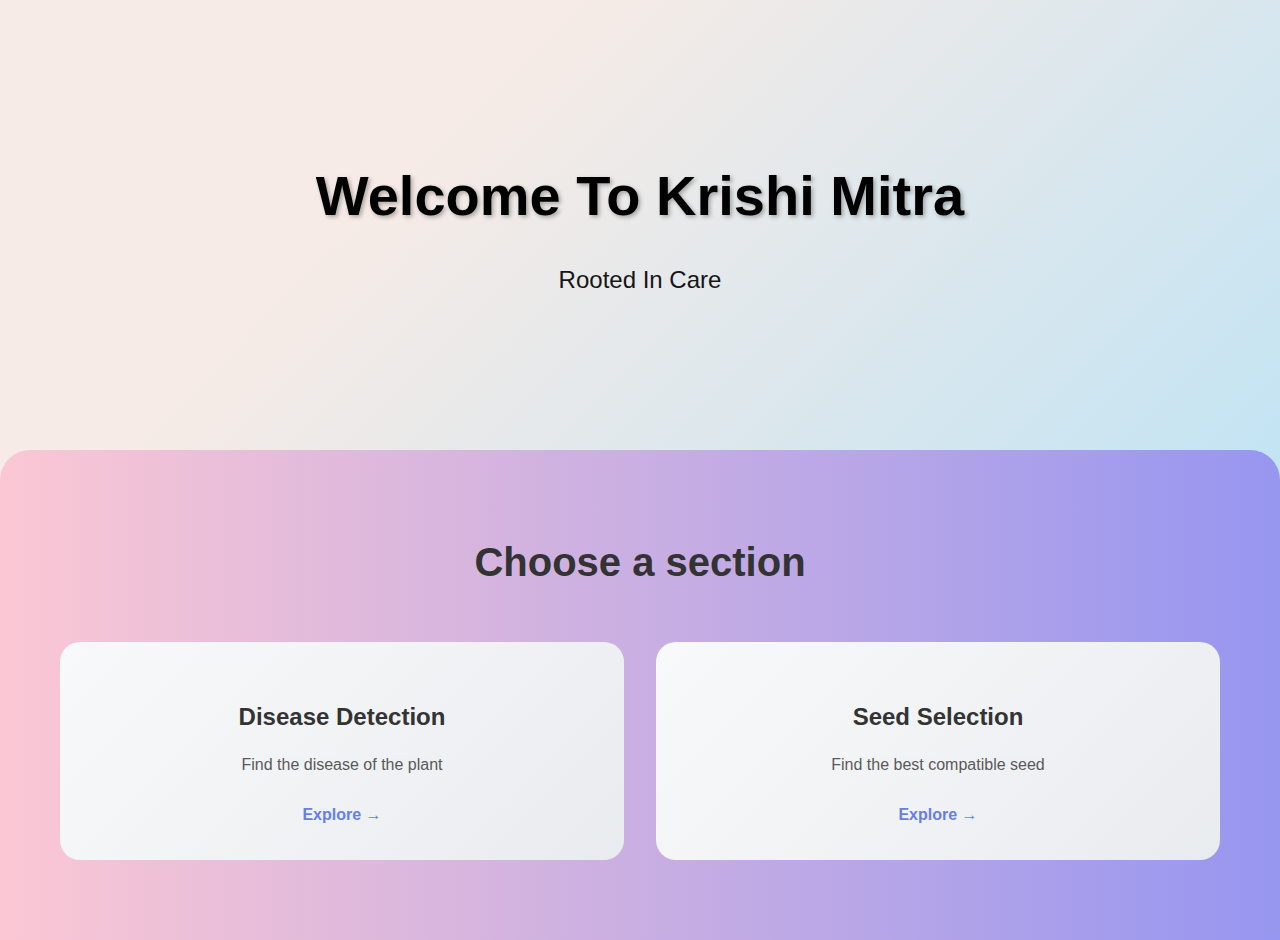
<file: index.html>
<!DOCTYPE html>
<html lang="en">
<head>
    <meta charset="UTF-8">
    <meta name="viewport" content="width=device-width, initial-scale=1.0">
    <title>Krishi Mitra</title>
    <link rel="stylesheet" href="cfront.css">
</head>
<body>
   

    <main>
        <section class="hero">
            <div class="hero-content">
                <h1>Welcome To Krishi Mitra </h1>
                <p>Rooted In Care</p>
               
            </div>
        </section>

        <section class="features">
            <div class="container">
                <h2>Choose a section</h2>
                <div class="feature-grid">
                    <div class="feature-card">
                        <div class="feature-icon"></div>
                        <h3>Disease Detection</h3>
                        <p>Find the disease of the plant</p>
                        <a href="index1.html" class="feature-link">Explore →</a>
                    </div>
                    <div class="feature-card">
                        <div class="feature-icon"></div>
                        <h3>Seed Selection</h3>
                        <p>Find the best compatible seed</p>
                        <a href="indexseed.html" class="feature-link">Explore →</a>
                    </div>
                </div>
            </div>
        </section>
    </main>
</body>
</html>
</file>
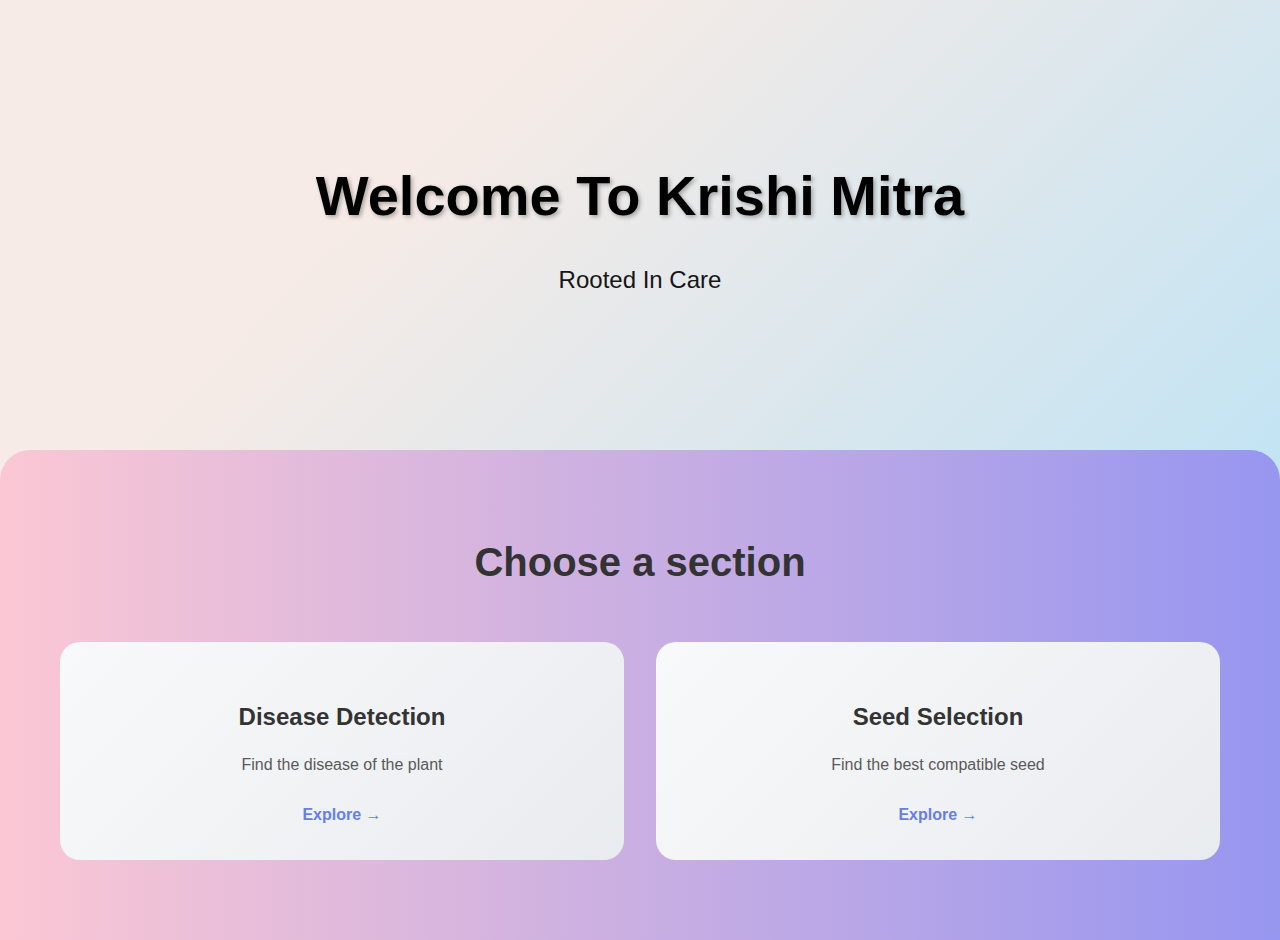
<file: front.html>
<!DOCTYPE html>
<html lang="en">
<head>
    <meta charset="UTF-8">
    <meta name="viewport" content="width=device-width, initial-scale=1.0">
    <title>Krishi Mitra</title>
    <link rel="stylesheet" href="cfront.css">
</head>
<body>
   

    <main>
        <section class="hero">
            <div class="hero-content">
                <h1>Welcome To Krishi Mitra </h1>
                <p>Rooted In Care</p>
               
            </div>
        </section>

        <section class="features">
            <div class="container">
                <h2>Choose a section</h2>
                <div class="feature-grid">
                    <div class="feature-card">
                        <div class="feature-icon"></div>
                        <h3>Disease Detection</h3>
                        <p>Find the disease of the plant</p>
                        <a href="index.html" class="feature-link">Explore →</a>
                    </div>
                    <div class="feature-card">
                        <div class="feature-icon"></div>
                        <h3>Seed Selection</h3>
                        <p>Find the best compatible seed</p>
                        <a href="indexseed.html" class="feature-link">Explore →</a>
                    </div>
                </div>
            </div>
        </section>
    </main>
</body>
</html>
</file>
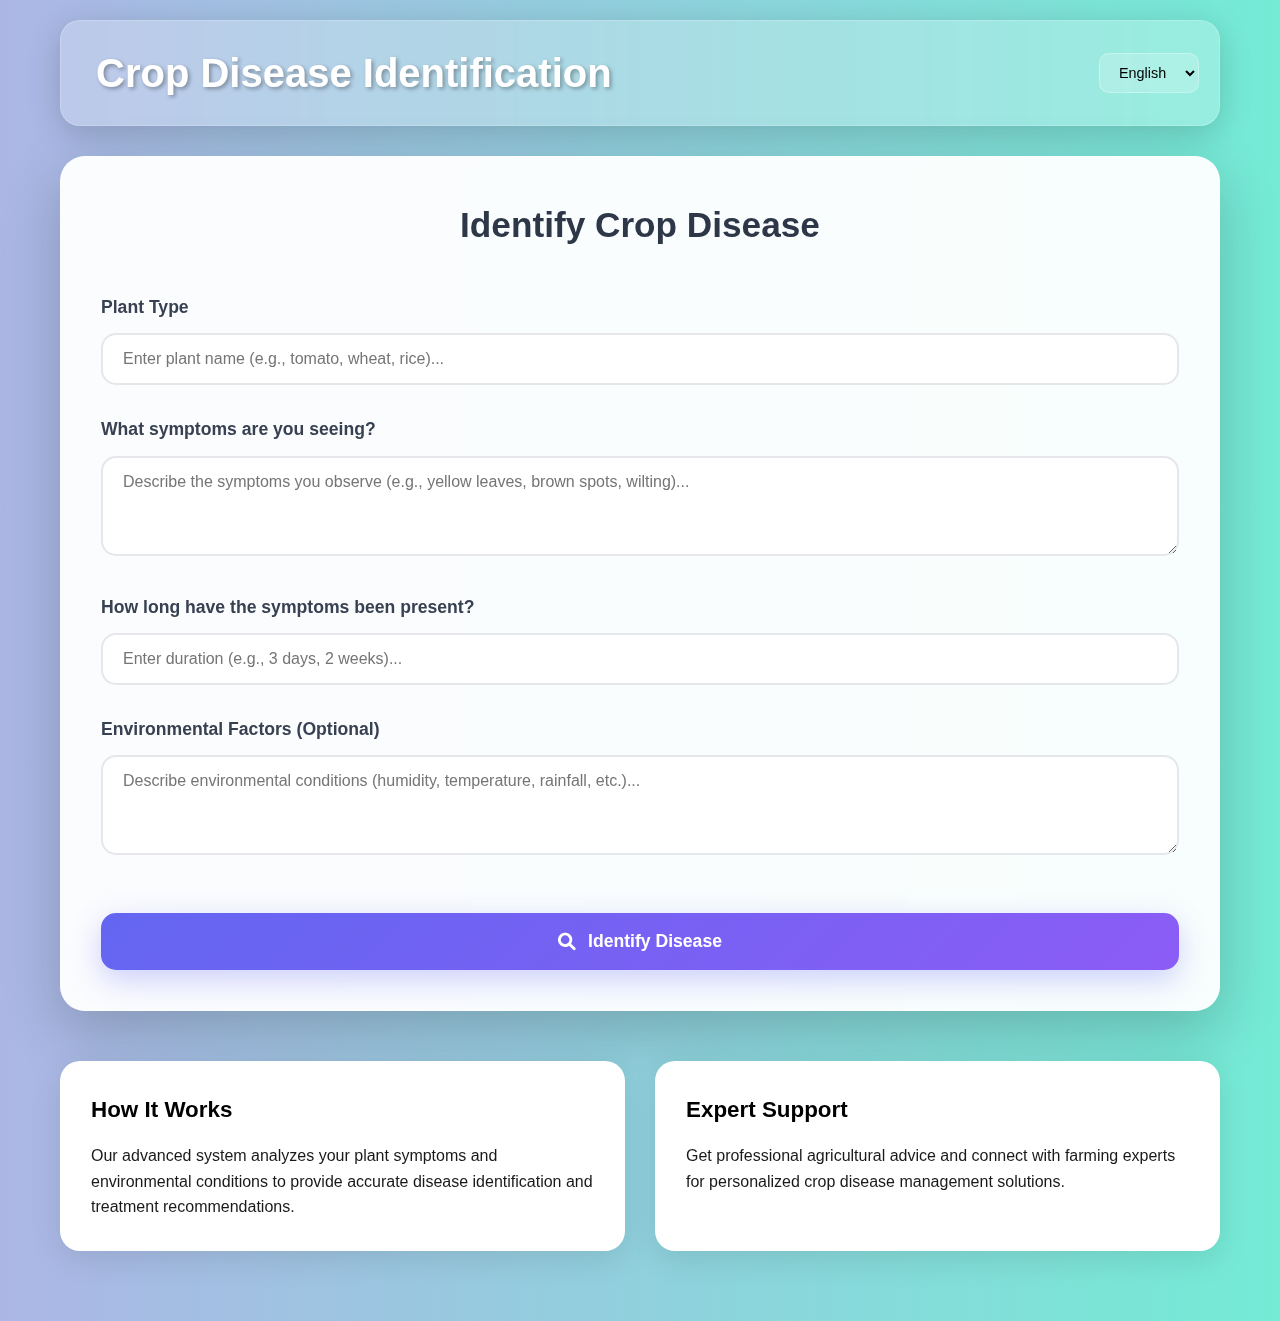
<file: index1.html>
<!DOCTYPE html>
<html lang="en">
<head>
    <meta charset="UTF-8">
    <meta name="viewport" content="width=device-width, initial-scale=1.0">
    <title>Plant Disease Identification</title>
    <link rel="stylesheet" href="c.css">
    <link href="https://cdnjs.cloudflare.com/ajax/libs/font-awesome/6.0.0/css/all.min.css" rel="stylesheet">
</head>
<body>
    <div class="container">
        <header class="header">
            <div class="header-content">
                <h1 class="title">
                    KRISHI MITRA
                </h1>
                <div class="language-selector">
                    <select id="language">
                        <option value="en">English</option>
                        <option value="hi">हिन्दी</option>
                    </select>
                </div>
            </div>
        </header>
        <main class="main-content">
            <div class="identification-card">
                <div class="card-header">
                    <h2>Identify Crop Disease</h2>
                </div>
                <form class="disease-form" id="diseaseForm">
                    <div class="form-group">
                        <label for="plant">Plant Type </label>
                        <div class="input-wrapper">
                            <input type="text" id="plant" name="plant" placeholder="Enter plant name..." required>
                        </div>
                    </div>
                    <div class="form-group">
                        <label for="symptoms"> What symptoms are you seeing?</label>
                        <div class="input-wrapper">
                            <textarea id="symptoms" name="symptoms" placeholder="Describe the symptoms you observe..." required></textarea>
                        </div>
                    </div>
                    <div class="form-group">
                        <label for="duration">How long have the symptoms been present?</label>
                        <div class="input-wrapper">
                            <input type="text" id="duration" name="duration" placeholder="Enter duration..." required>
                        </div>
                    </div>
                    <div class="form-group">
                        <label for="factors">Environmental Factors</label>
                        <div class="input-wrapper">
                            <textarea id="factors" name="factors" placeholder="Describe environmental conditions (humidity, temperature, rainfall, etc.)..."></textarea>
                        </div>
                    </div>

                    <button type="submit" class="submit-btn" id="submitBtn">Identify Disease</button>
                </form>
                <div class="results-section" id="resultsSection" style="display: none;">
                    <div class="result-card">
                        <div class="disease-info">
                            <h3>Disease Information</h3>
                            <div class="info-text" id="diseaseInfo">          
                            </div>
                        </div>

                        <div class="management-section">
                            <h4>Management Recommendations</h4>
                            <div class="management-text" id="managementInfo">
                            </div>
                        </div>

                        <div class="prevention-section">
                            <h4>Prevention Tips</h4>
                            <div class="prevention-text" id="preventionInfo">
                            </div>
                        </div>

                        <div class="action-buttons">
                            <button type="button" class="action-btn secondary" id="newDiagnosisBtn">
                                New Diagnosis
                            </button>
                            <button type="button" class="action-btn primary" id="generateReportBtn">
                                Generate Report
                            </button>
                        </div>
                    </div>
                </div>
            </div>
        </main>

        <section class="info-section">
            <div class="info-card">
                <h3>How It Works</h3>
                <p></p>
            </div>
            <div class="info-card">
                <h3>Expert Support</h3>
                <p></p>
            </div>
        </section>
    </div>
    <script src="script.js"></script>
</body>
</html>
</file>
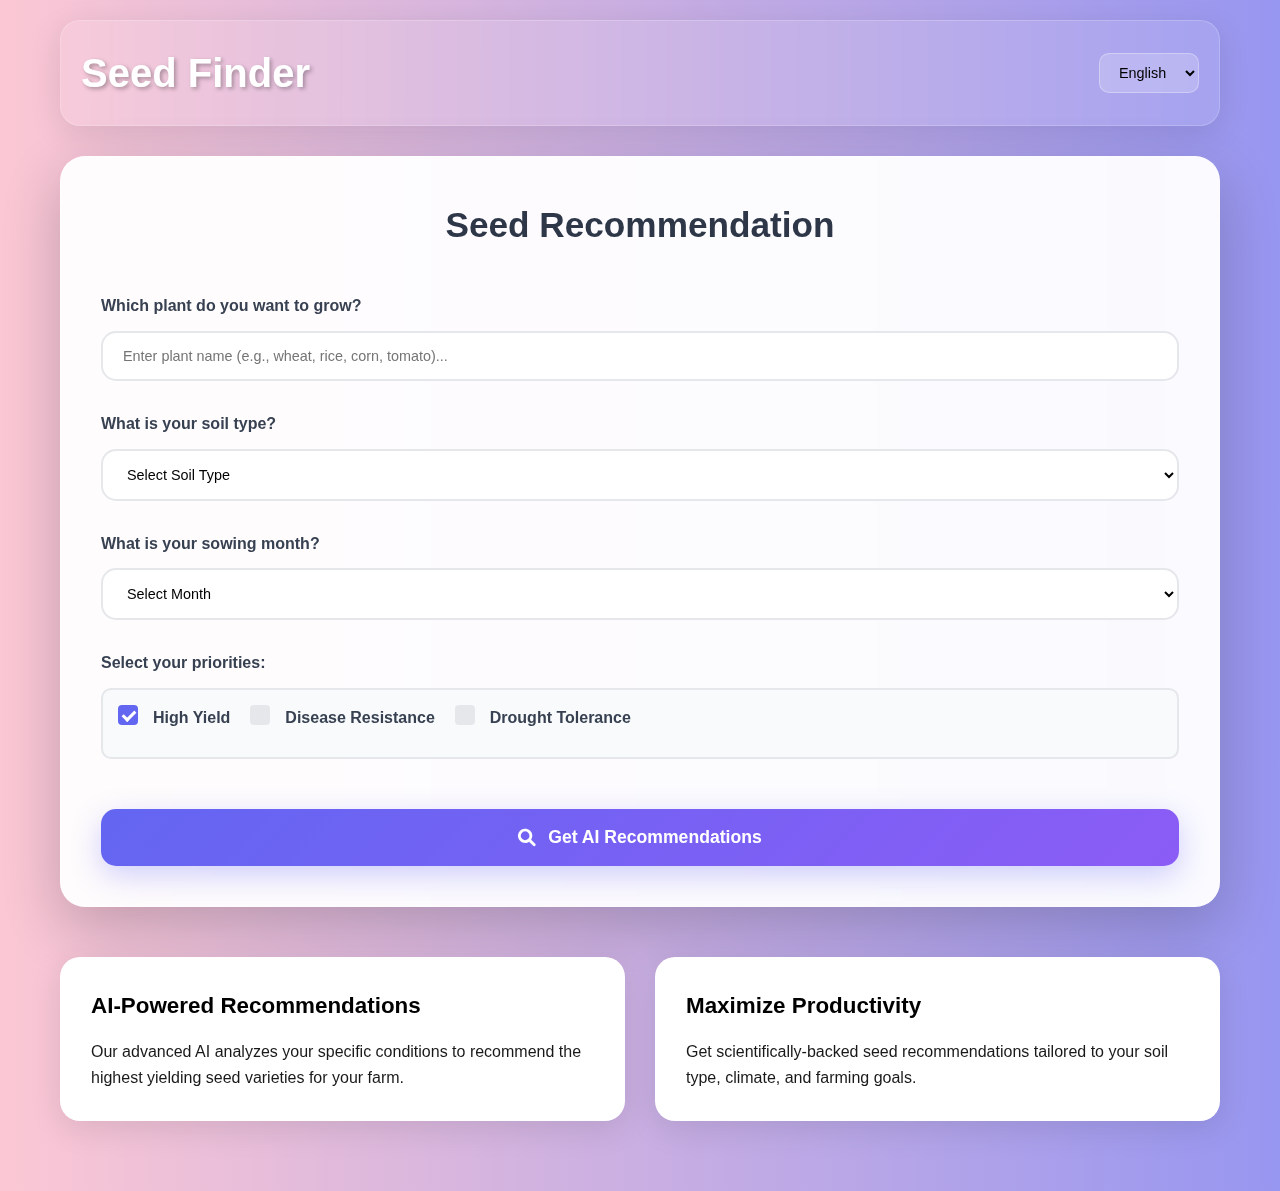
<file: indexseed.html>
<!DOCTYPE html>
<html lang="en">
<head>
    <meta charset="UTF-8">
    <meta name="viewport" content="width=device-width, initial-scale=1.0">
    <title>AI Seed Recommendation System</title>
    <link rel="stylesheet" href="cseed.css">
    <link href="https://cdnjs.cloudflare.com/ajax/libs/font-awesome/6.0.0/css/all.min.css" rel="stylesheet">
</head>
<body>
    <div class="container1">
        <header class="header">
            <div class="header-content">
                <h1 class="title">
                    Seed Finder
                </h1>
                <div class="language-selector">
                    <select id="language">
                        <option value="en" class="op-1">English</option>
                        <option value="hi" class="op-2">हिन्दी</option>
                    </select>
                </div>
            </div>
        </header>
        
        <main class="main-content">
            <div class="identification-card">
                <div class="card-header">
                    <h2>Seed Recommendation</h2>
                </div>
                
                <form class="disease-form" id="seedForm">
                    <div class="form-group">
                        <label for="crop">
                            Which plant do you want to grow?
                        </label>
                        <div class="input-wrapper">
                            <input type="text" id="crop" name="crop" placeholder="Enter plant name (e.g., wheat, rice, corn, tomato)..." required>
                        </div>
                    </div>
                    
                    <div class="form-group">
                        <label for="soilType">
                            What is your soil type?
                        </label>
                        <div class="input-wrapper">
                            <select id="soilType" name="soilType" required>
                                <option value="">Select Soil Type</option>
                                <option value="red">Red Soil</option>
                                <option value="black">Black Soil</option>
                                <option value="alluvial">Alluvial Soil</option>
                                <option value="sandy">Sandy Soil</option>
                                <option value="clay">Clay Soil</option>
                                <option value="loamy">Loamy Soil</option>
                            </select>
                        </div>
                    </div>
                    
                    <div class="form-group">
                        <label for="month">
                            What is your sowing month?
                        </label>
                        <div class="input-wrapper">
                            <select id="month" name="month" required>
                                <option value="">Select Month</option>
                                <option value="January">January</option>
                                <option value="February">February</option>
                                <option value="March">March</option>
                                <option value="April">April</option>
                                <option value="May">May</option>
                                <option value="June">June</option>
                                <option value="July">July</option>
                                <option value="August">August</option>
                                <option value="September">September</option>
                                <option value="October">October</option>
                                <option value="November">November</option>
                                <option value="December">December</option>
                            </select>
                        </div>
                    </div>
                    
                    <div class="form-group">
                        <label for="preferences">
                            Select your priorities:
                        </label>
                        <div class="input-wrapper preferences-wrapper">
                            <label class="container">
                                High Yield
                                <input type="checkbox" id="highYield" value="High Yield" checked>
                                <span class="checkmark"></span>
                            </label>
                            <label class="container">
                                Disease Resistance
                                <input type="checkbox" id="diseaseResistance" value="Disease Resistance">
                                <span class="checkmark"></span>
                            </label>
                            <label class="container">
                                Drought Tolerance
                                <input type="checkbox" id="droughtTolerance" value="Drought Tolerance">
                                <span class="checkmark"></span>
                            </label>
                        </div>
                    </div>

                    <button type="submit" class="submit-btn" id="submitBtn">
                        Get AI Recommendations
                    </button>
                </form>
                
                <div class="result-section" id="resultSection" style="display: none;">
                    <div class="result-card">
                        <div class="seed-recommendation">
                            <h3>Recommended Seeds</h3>
                            <div class="seed-info" id="seedInfo"></div>
                        </div>

                        <div class="description-section">
                            <h4>Detailed Recommendation</h4>
                            <div class="description-text" id="descriptionInfo"></div>
                        </div>

                        <div class="additional-info">
                            <h4>Growing Tips</h4>
                            <div class="tips-text" id="tipsInfo"></div>
                        </div>

                        <div class="action-buttons">
                            <button type="button" class="action-btn secondary" id="newRecommendationBtn">
                                New Recommendation
                            </button>
                           
                        </div>
                    </div>
                </div>
            </div>
        </main>

        <section class="info-section">
            <div class="info-card">
                <h3>AI-Powered Recommendations</h3>
                <p>Our advanced AI analyzes your specific conditions to recommend the highest yielding seed varieties for your farm.</p>
            </div>
            <div class="info-card">
                <h3>Maximize Productivity</h3>
                <p>Get scientifically-backed seed recommendations tailored to your soil type, climate, and farming goals.</p>
            </div>
            
        </section>
    </div>
    
    <script src="script1.js"></script>
</body>
</html>
</file>
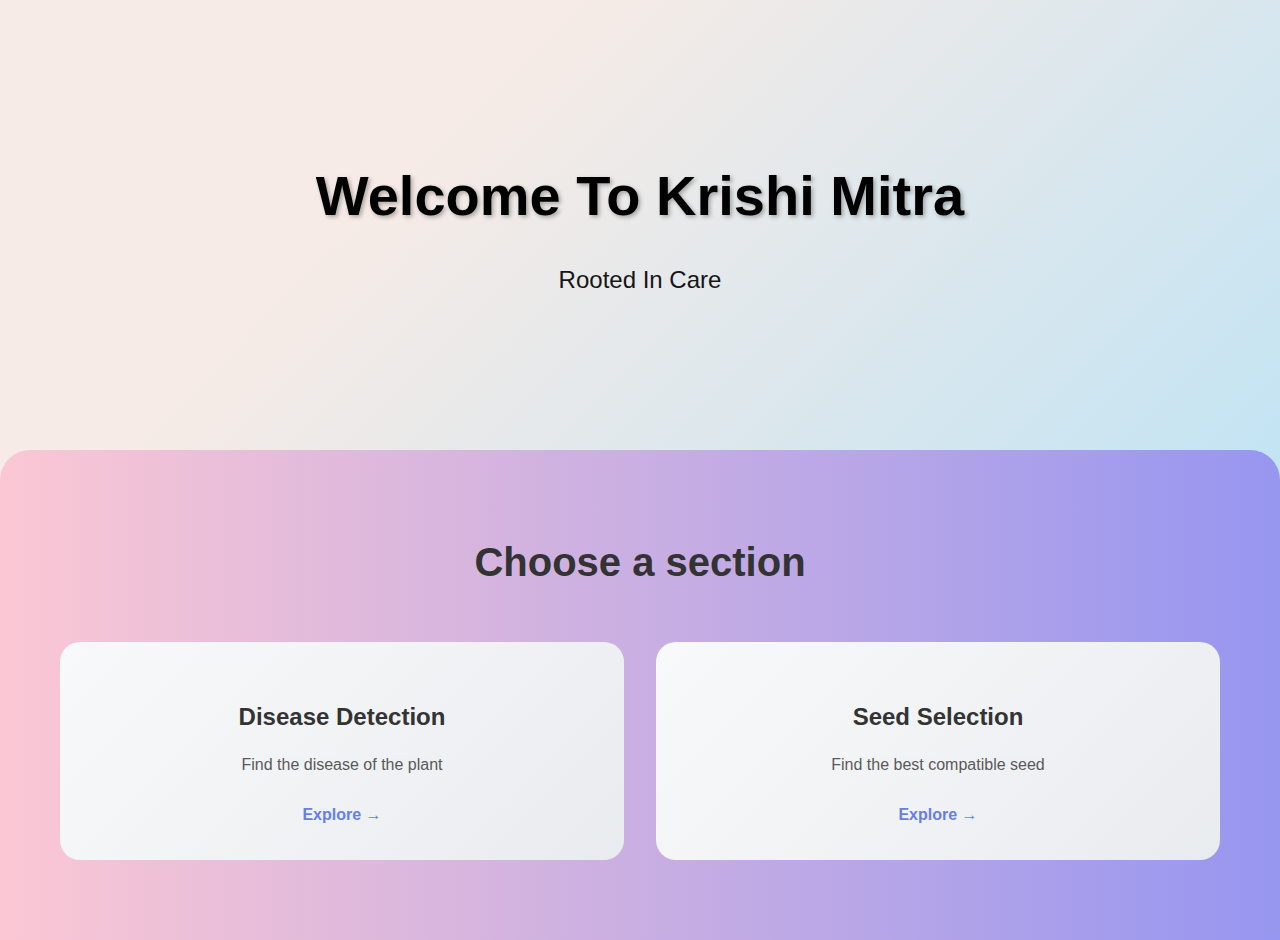
<file: Krishi-Mitra-index.html>
<!DOCTYPE html>
<html lang="en">
<head>
    <meta charset="UTF-8">
    <meta name="viewport" content="width=device-width, initial-scale=1.0">
    <title>Krishi Mitra</title>
    <link rel="stylesheet" href="cfront.css">
</head>
<body>
   

    <main>
        <section class="hero">
            <div class="hero-content">
                <h1>Welcome To Krishi Mitra </h1>
                <p>Rooted In Care</p>
               
            </div>
        </section>

        <section class="features">
            <div class="container">
                <h2>Choose a section</h2>
                <div class="feature-grid">
                    <div class="feature-card">
                        <div class="feature-icon"></div>
                        <h3>Disease Detection</h3>
                        <p>Find the disease of the plant</p>
                        <a href="index.html" class="feature-link">Explore →</a>
                    </div>
                    <div class="feature-card">
                        <div class="feature-icon"></div>
                        <h3>Seed Selection</h3>
                        <p>Find the best compatible seed</p>
                        <a href="indexseed.html" class="feature-link">Explore →</a>
                    </div>
                </div>
            </div>
        </section>
    </main>
</body>
</html>
</file>
<file: cfront.css>
* {
  margin: 0;
  padding: 0;
  box-sizing: border-box;
}

body {
  font-family: 'Segoe UI', Tahoma, Geneva, Verdana, sans-serif;
  line-height: 1.6;
  color: #333;
  background-color: #aee1f9;
  background-image: linear-gradient(315deg, #aee1f9 0%, #f6ebe6 74%);
}

.container {
  max-width: 1200px;
  margin: 0 auto;
  padding: 0 20px;
}

.header {
  background: #9796f0;
  background: -webkit-linear-gradient(to right, #fbc7d4, #9796f0);
  background: linear-gradient(to right, #fbc7d4, #9796f0); 
  backdrop-filter: blur(10px);
  box-shadow: 0 2px 20px rgba(0, 0, 0, 0.1);
  position: sticky;
  top: 0;
  z-index: 100;
}

.navbar {
  display: flex;
  justify-content: space-between;
  align-items: center;
  padding: 1rem 2rem;
  max-width: 1200px;
  margin: 0 auto;
}

.nav-brand h1 {
  color: #000000;
  font-size: 1.5rem;
  font-weight: 700;
}

.nav-links {
  display: flex;
  list-style: none;
  gap: 2rem;
}

.nav-links a {
  text-decoration: none;
  color: #333;
  font-weight: 500;
  padding: 0.5rem 1rem;
  border-radius: 25px;
  transition: all 0.3s ease;
}

.nav-links a:hover,
.nav-links a.active {
  background: #667eea;
  color: white;
  transform: translateY(-2px);
}

.hero {
  display: flex;
  align-items: center;
  justify-content: center;
  min-height: 50vh;
  text-align: center;
  color: rgb(0, 0, 0);
  padding: 2rem;
}

.hero-content h1 {
  font-size: 3.5rem;
  margin-bottom: 20px;
  text-shadow: 2px 2px 4px rgba(0, 0, 0, 0.3);
  animation: fadeInUp 1s ease-out;
}

.hero-content p {
  font-size: 1.5rem;
  opacity: 0.9;
  animation: fadeInUp 1s ease-out 0.2s both;
  
}

.cta-buttons {
  display: flex;
  gap: 1rem;
  justify-content: center;
  flex-wrap: wrap;
  animation: fadeInUp 1s ease-out 0.4s both;
}

.btn {
  display: inline-block;
  padding: 12px 30px;
  text-decoration: none;
  border-radius: 30px;
  font-weight: 600;
  transition: all 0.3s ease;
  text-transform: uppercase;
  letter-spacing: 1px;
}

.btn-primary {
  background: rgba(255, 255, 255, 0.2);
  color: white;
  border: 2px solid white;
}

.btn-primary:hover {
  background: white;
  color: #667eea;
  transform: translateY(-3px);
  box-shadow: 0 10px 25px rgba(0, 0, 0, 0.2);
}

.btn-secondary {
  background: linear-gradient(45deg, #ff6b6b, #ee5a24);
  color: white;
  border: 2px solid transparent;
}

.btn-secondary:hover {
  transform: translateY(-3px);
  box-shadow: 0 10px 25px rgba(238, 90, 36, 0.4);
}

.features {
  background: #9796f0;
  background: -webkit-linear-gradient(to right, #fbc7d4, #9796f0); 
  background: linear-gradient(to right, #fbc7d4, #9796f0); 
  padding: 5rem 0;
  /* margin-top: -2rem; */
  
  border-radius: 30px 30px 0 0;
}

.features h2 {
  text-align: center;
  font-size: 2.5rem;
  margin-bottom: 3rem;
  color: #333;
}

.feature-grid {
  display: grid;
  grid-template-columns: repeat(auto-fit, minmax(300px, 1fr));
  gap: 2rem;
  margin-top: 2rem;
}

.feature-card {
  background: linear-gradient(135deg, #f8f9fa, #e9ecef);
  padding: 2rem;
  border-radius: 20px;
  text-align: center;
  transition: all 0.4s cubic-bezier(0.25, 0.46, 0.45, 0.94);
  border: none;
  position: relative;
  overflow: hidden;
}

.feature-card::before {
  content: '';
  position: absolute;
  top: 0;
  left: 0;
  right: 0;
  bottom: 0;
  background: linear-gradient(135deg, #667eea, #764ba2);
  opacity: 0;
  transition: opacity 0.4s ease;
  z-index: 1;
}

.feature-card:hover::before {
  opacity: 1;
}

.feature-card:hover {
  transform: translateY(-15px) scale(1.02);
  box-shadow: 0 25px 50px rgba(0, 0, 0, 0.15);
}

.feature-card > * {
  position: relative;
  z-index: 2;
}

.feature-icon {
  display: flex;
  justify-content: center;
  align-items: center;
  margin-bottom: 1.5rem;
  transition: all 0.4s ease;
}

.plant-icon {
  filter: drop-shadow(0 4px 8px rgba(0, 0, 0, 0.1));
  transition: all 0.4s cubic-bezier(0.25, 0.46, 0.45, 0.94);
}

.feature-card:hover .plant-icon {
  transform: scale(1.1) rotate(5deg);
  filter: drop-shadow(0 8px 16px rgba(0, 0, 0, 0.2));
}

.feature-card:hover .plant-icon circle:first-child {
  fill: #4CAF50;
  animation: pulse 2s infinite;
}

.feature-card h3 {
  font-size: 1.5rem;
  margin-bottom: 1rem;
  color: inherit;
  transition: color 0.4s ease;
}

.feature-card:hover h3 {
  color: white;
}

.feature-card p {
  margin-bottom: 1.5rem;
  opacity: 0.8;
  transition: all 0.4s ease;
}

.feature-card:hover p {
  color: white;
  opacity: 0.9;
}

.feature-link {
  color: #667eea;
  text-decoration: none;
  font-weight: 600;
  transition: all 0.4s ease;
  display: inline-block;
  position: relative;
}

.feature-link::after {
  content: '';
  position: absolute;
  width: 0;
  height: 2px;
  bottom: -2px;
  left: 0;
  background-color: white;
  transition: width 0.3s ease;
}

.feature-card:hover .feature-link {
  color: white;
  transform: translateX(5px);
}

.feature-card:hover .feature-link::after {
  width: 100%;
}

footer {
  background: #333;
  color: white;
  text-align: center;
  padding: 2rem 0;
}

@keyframes fadeInUp {
  from {
      opacity: 0;
      transform: translateY(30px);
  }
  to {
      opacity: 1;
      transform: translateY(0);
  }
}

@keyframes pulse {
  0% {
    filter: drop-shadow(0 8px 16px rgba(0, 0, 0, 0.2));
  }
  50% {
    filter: drop-shadow(0 12px 24px rgba(76, 175, 80, 0.3));
  }
  100% {
    filter: drop-shadow(0 8px 16px rgba(0, 0, 0, 0.2));
  }
}

@media (max-width: 768px) {
  .navbar {
      flex-direction: column;
      gap: 1rem;
      padding: 1rem;
  }
  
  .nav-links {
      gap: 1rem;
  }
  
  .hero-content h1 {
      font-size: 2.5rem;
  }
  
  .cta-buttons {
      flex-direction: column;
      align-items: center;
  }
  
  .btn {
      width: 200px;
  }
  
  .features h2 {
      font-size: 2rem;
  }
  
  .feature-grid {
      grid-template-columns: 1fr;
  }
  
  .plant-icon {
      width: 60px;
      height: 60px;
  }
}
</file>
<file: c.css>
* {
    margin: 0;
    padding: 0;
    box-sizing: border-box;
  }
  
  body {
    font-family: 'Segoe UI', Tahoma, Geneva, Verdana, sans-serif;
    line-height: 1.6;
    color: #333;
    background: #74ebd5;
    background: -webkit-linear-gradient(to right, #ACB6E5, #74ebd5);  
    background: linear-gradient(to right, #ACB6E5, #74ebd5); 

    min-height: 100vh;
  }
  
  .container {
    max-width: 1200px;
    margin: 0 auto;
    padding: 20px;
  }
  
  .header {
    background: rgba(255, 255, 255, 0.24);
    backdrop-filter: blur(10px);
    border-radius: 20px;
    margin-bottom: 30px;
    padding: 20px;
    border: 1px solid rgba(255, 255, 255, 0.2);
    box-shadow: 0 8px 32px rgba(0, 0, 0, 0.171);
  }
  
  .header-content {
    display: flex;
    justify-content: space-between;
    align-items: center;
    flex-wrap: wrap;
    gap: 20px;
  }
  
  .title {
    color: rgb(255, 255, 255);
    font-size: 2.5rem;
    font-weight: 700;
    text-shadow: 2px 2px 4px rgba(0, 0, 0, 0.333);
    display: flex;
    align-items: center;
    gap: 15px;
  }
  
  .title i {
    color: #4ade80;
    animation: pulse 2s infinite;
  }
  
  @keyframes pulse {
    0%, 100% { transform: scale(1); }
    50% { transform: scale(1.1); }
  }
  
  .language-selector {
    position: relative;
    display: flex;
    align-items: center;
    gap: 10px;
  }
  
  .language-selector select {
    background: rgba(255, 255, 255, 0.2);
    border: 1px solid rgba(255, 255, 255, 0.3);
    border-radius: 10px;
    padding: 10px 15px;
    color: rgb(0, 0, 0);
    font-size: 0.9rem;
    cursor: pointer;
    outline: none;
    transition: all 0.3s ease;
  }
  
  .language-selector select:hover {
    background: rgba(255, 255, 255, 0.3);
    transform: translateY(-2px);
  }
  
  .language-selector i {
    color: white;
    font-size: 1.2rem;
  }
  
  .main-content {
    display: flex;
    justify-content: center;
    align-items: center;
    min-height: 70vh;
  }
  
  .identification-card {
    background: rgba(255, 255, 255, 0.95);
    backdrop-filter: blur(20px);
    border-radius: 25px;
    padding: 40px;
    box-shadow: 0 20px 60px rgba(0, 0, 0, 0.2);
    border: 1px solid rgba(255, 255, 255, 0.3);
    width: 100%;
    max-width: 11000px;
    transition: transform 0.3s ease;
    
  }
  
  .identification-card:hover {
    transform: translateY(-5px);
  }
  
  .card-header {
    text-align: center;
    margin-bottom: 40px;
  }
  
  .card-header h2 {
    font-size: 2.2rem;
    color: #2d3748;
    margin-bottom: 20px;
    font-weight: 600;
  }
  
  .disease-form {
    display: flex;
    flex-direction: column;
    gap: 30px;
  }
  
  .form-group {
    display: flex;
    flex-direction: column;
    gap: 12px;
  }
  
  .form-group label {
    font-weight: 600;
    color: #374151;
    font-size: 1.1rem;
    display: flex;
    align-items: center;
    gap: 10px;
  }
  
  .form-group label i {
    color: #6366f1;
    width: 20px;
    text-align: center;
  }
  
  .input-wrapper {
    position: relative;
  }
  
  .input-wrapper input,
  .input-wrapper textarea {
    width: 100%;
    padding: 15px 20px;
    border: 2px solid #e5e7eb;
    border-radius: 15px;
    font-size: 1rem;
    transition: all 0.3s ease;
    background: white;
    outline: none;
  }
  
  .input-wrapper input:focus,
  .input-wrapper textarea:focus {
    border-color: #6366f1;
    box-shadow: 0 0 0 3px rgba(99, 102, 241, 0.1);
    transform: translateY(-2px);
  }
  
  .input-wrapper textarea {
    resize: vertical;
    min-height: 100px;
    font-family: inherit;
  }
  
  .submit-btn {
    background: linear-gradient(135deg, #6366f1, #8b5cf6);
    color: white;
    border: none;
    padding: 18px 30px;
    border-radius: 15px;
    font-size: 1.1rem;
    font-weight: 600;
    cursor: pointer;
    transition: all 0.3s ease;
    display: flex;
    align-items: center;
    justify-content: center;
    gap: 12px;
    box-shadow: 0 10px 30px rgba(99, 102, 241, 0.3);
    margin-top: 20px;
  }
  
  .submit-btn:hover {
    transform: translateY(-3px);
    box-shadow: 0 15px 40px rgba(99, 102, 241, 0.4);
  }
  
  .submit-btn:active {
    transform: translateY(-1px);
  }
  
  .submit-btn:disabled {
    opacity: 0.7;
    cursor: not-allowed;
    transform: none;
  }
  
  .results-section {
    margin-top: 40px;
    animation: slideUp 0.6s ease-out;
  }
  
  @keyframes slideUp {
    from {
        opacity: 0;
        transform: translateY(30px);
    }
    to {
        opacity: 1;
        transform: translateY(0);
    }
  }
  
  .result-card {
    background: linear-gradient(135deg, #f8fafc, #e2e8f0);
    border-radius: 20px;
    padding: 30px;
    border: 2px solid #e5e7eb;
    box-shadow: 0 10px 30px rgba(0, 0, 0, 0.1);
  }
  
  .disease-info {
    margin-bottom: 25px;
  }
  
  .disease-info h3 {
    font-size: 1.8rem;
    color: #1f2937;
    margin-bottom: 15px;
    font-weight: 700;
  }
  
  .info-text {
    color: #4b5563;
    line-height: 1.7;
    font-size: 1.05rem;
    padding: 20px;
    background: rgba(99, 102, 241, 0.05);
    border-radius: 10px;
    border-left: 4px solid #6366f1;
  }
  
  .confidence-level {
    display: flex;
    align-items: center;
    gap: 15px;
    flex-wrap: wrap;
    margin: 25px 0;
    padding: 20px;
    background: rgba(59, 130, 246, 0.05);
    border-radius: 15px;
    border-left: 4px solid #3b82f6;
  }
  
  .confidence-bar {
    flex: 1;
    min-width: 150px;
    height: 12px;
    background: #e5e7eb;
    border-radius: 20px;
    overflow: hidden;
  }
  
  .confidence-fill {
    height: 100%;
    background: linear-gradient(90deg, #ef4444, #f59e0b, #22c55e);
    border-radius: 20px;
    width: 0%;
    transition: width 1s ease-out;
  }
  
  .management-section {
    margin: 25px 0;
    padding: 25px;
    background: rgba(99, 102, 241, 0.05);
    border-radius: 15px;
    border-left: 4px solid #6366f1;
  }
  
  .management-section h4 {
    color: #374151;
    margin-bottom: 15px;
    font-size: 1.3rem;
    display: flex;
    align-items: center;
    gap: 10px;
  }
  
  .management-text {
    color: #4b5563;
    line-height: 1.7;
    font-size: 1.05rem;
  }
  
  .prevention-section {
    margin: 25px 0;
    padding: 25px;
    background: rgba(34, 197, 94, 0.05);
    border-radius: 15px;
    border-left: 4px solid #22c55e;
  }
  
  .prevention-section h4 {
    color: #374151;
    margin-bottom: 15px;
    font-size: 1.3rem;
    display: flex;
    align-items: center;
    gap: 10px;
  }
  
  .prevention-text {
    color: #4b5563;
    line-height: 1.7;
    font-size: 1.05rem;
  }
  
  .action-buttons {
    display: flex;
    gap: 15px;
    margin-top: 25px;
    flex-wrap: wrap;
  }
  
  .action-btn {
    padding: 12px 25px;
    border-radius: 10px;
    border: none;
    font-weight: 600;
    cursor: pointer;
    transition: all 0.3s ease;
    display: flex;
    align-items: center;
    gap: 8px;
    font-size: 1rem;
  }
  
  .action-btn.secondary {
    background: #f3f4f6;
    color: #374151;
    border: 2px solid #d1d5db;
  }
  
  .action-btn.secondary:hover {
    background: #e5e7eb;
    transform: translateY(-2px);
  }
  
  .action-btn.primary {
    background: linear-gradient(135deg, #10b981, #059669);
    color: white;
    box-shadow: 0 5px 15px rgba(16, 185, 129, 0.3);
  }
  
  .action-btn.primary:hover {
    transform: translateY(-2px);
    box-shadow: 0 8px 25px rgba(16, 185, 129, 0.4);
  }
  
  .info-section {
    display: grid;
    grid-template-columns: repeat(auto-fit, minmax(300px, 1fr));
    gap: 30px;
    margin: 50px 0;
  }
  
  .info-card {
    background: rgb(255, 255, 255);
    backdrop-filter: blur(10px);
    border-radius: 20px;
    padding: 30px;
    border: 1px solid rgba(255, 255, 255, 0.2);
    box-shadow: 0 8px 32px rgba(0, 0, 0, 0.1);
    transition: transform 0.3s ease;
  }
  
  .info-card:hover {
    transform: translateY(-5px);
  }
  
  .info-card h3 {
    color: rgb(0, 0, 0);
    font-size: 1.4rem;
    margin-bottom: 15px;
    display: flex;
    align-items: center;
    gap: 10px;
  }
  
  .info-card p {
    color: rgba(0, 0, 0, 0.9);
    line-height: 1.6;
  }
  
  .footer {
    text-align: center;
    margin-top: 50px;
    padding: 20px;
    color: rgba(255, 255, 255, 0.8);
    font-size: 0.95rem;
  }
  
  .loading {
    position: relative;
    overflow: hidden;
  }
  
  .loading::after {
    content: '';
    position: absolute;
    top: 0;
    left: -100%;
    width: 100%;
    height: 100%;
    background: linear-gradient(90deg, transparent, rgba(255, 255, 255, 0.6), transparent);
    animation: loading 1.5s infinite;
  }
  
  @keyframes loading {
    0% { left: -100%; }
    100% { left: 100%; }
  }
  
  /* Responsive Design */
  @media (max-width: 768px) {
    .container {
        padding: 15px;
    }
    
    .title {
        font-size: 2rem;
    }
    
    .identification-card {
        padding: 25px;
    }
    
    .card-header h2 {
        font-size: 1.8rem;
    }
    
    .action-buttons {
        flex-direction: column;
    }
    
    .action-btn {
        justify-content: center;
    }
  
    .confidence-level {
        flex-direction: column;
        align-items: stretch;
        text-align: center;
    }
  }
  
  @media (max-width: 480px) {
    .header-content {
        flex-direction: column;
        text-align: center;
    }
    
    .title {
        font-size: 1.7rem;
    }
    
    .identification-card {
        padding: 20px;
    }
  }
</file>
<file: cseed.css>
* {
  margin: 0;
  padding: 0;
  box-sizing: border-box;
}

.op-1, .op-2 {
  color: rgb(74, 74, 74);
}

body {
  font-family: 'Segoe UI', Tahoma, Geneva, Verdana, sans-serif;
  line-height: 1.6;
  color: #333;
  background: #6D6027;
  background: #9796f0; 
  background: -webkit-linear-gradient(to right, #fbc7d4, #9796f0);  
  background: linear-gradient(to right, #fbc7d4, #9796f0); 

  min-height: 100vh;
}

.container1 {
  max-width: 1200px;
  margin: 0 auto;
  padding: 20px;
}

/* Header Styles */
.header {
  background: rgba(255, 255, 255, 0.1);
  backdrop-filter: blur(10px);
  border-radius: 20px;
  margin-bottom: 30px;
  padding: 20px;
  border: 1px solid rgba(255, 255, 255, 0.2);
  box-shadow: 0 8px 32px rgba(0, 0, 0, 0.1);
}

.header-content {
  display: flex;
  justify-content: space-between;
  align-items: center;
  flex-wrap: wrap;
  gap: 20px;
}

.title {
  color: white;
  font-size: 2.5rem;
  font-weight: 700;
  text-shadow: 2px 2px 4px rgba(0, 0, 0, 0.3);
  display: flex;
  align-items: center;
  gap: 15px;
}

.title i {
  color: #4ade80;
  animation: pulse 2s infinite;
}

@keyframes pulse {
  0%, 100% { transform: scale(1); }
  50% { transform: scale(1.1); }
}

.language-selector {
  position: relative;
  display: flex;
  align-items: center;
  gap: 10px;
}

.language-selector select {
  background: rgba(255, 255, 255, 0.2);
  border: 1px solid rgba(255, 255, 255, 0.3);
  border-radius: 10px;
  padding: 10px 15px;
  color: rgb(0, 0, 0);
  font-size: 0.9rem;
  cursor: pointer;
  outline: none;
  transition: all 0.3s ease;
}

.language-selector select:hover {
  background: rgba(255, 255, 255, 0.3);
  transform: translateY(-2px);
}

.language-selector i {
  color: white;
  font-size: 1.2rem;
}

.main-content {
  display: flex;
  justify-content: center;
  align-items: center;
  min-height: 70vh;
}

.identification-card {
  background: rgba(255, 255, 255, 0.95);
  backdrop-filter: blur(20px);
  border-radius: 25px;
  padding: 40px;
  box-shadow: 0 20px 60px rgba(0, 0, 0, 0.2);
  border: 1px solid rgba(255, 255, 255, 0.3);
  width: 100%;
  max-width: 1200px;
  transition: transform 0.3s ease;
}

.identification-card:hover {
  transform: translateY(-5px);
}

.card-header {
  text-align: center;
  margin-bottom: 40px;
}

.card-header h2 {
  font-size: 2.2rem;
  color: #2d3748;
  margin-bottom: 10px;
  font-weight: 600;
}

.card-header p {
  color: #718096;
  font-size: 1.1rem;
}

.disease-form {
  display: flex;
  flex-direction: column;
  gap: 30px;
}

.form-group {
  display: flex;
  flex-direction: column;
  gap: 12px;
}

.form-group label {
  font-weight: 600;
  color: #374151;
  font-size: 1.0rem;
  display: flex;
  align-items: center;
  gap: 10px;
}

.form-group label i {
  color: #6366f1;
  width: 20px;
  text-align: center;
}

.input-wrapper {
  position: relative;
}

.input-wrapper input,
.input-wrapper select,
.input-wrapper textarea {
  width: 100%;
  padding: 15px 20px;
  border: 2px solid #e5e7eb;
  border-radius: 15px;
  font-size: 0.9rem;
  transition: all 0.3s ease;
  background: white;
  outline: none;
}

.input-wrapper input:focus,
.input-wrapper select:focus,
.input-wrapper textarea:focus {
  border-color: #6366f1;
  box-shadow: 0 0 0 3px rgba(99, 102, 241, 0.1);
  transform: translateY(-2px);
}

.preferences-wrapper {
  display: flex;
  flex-wrap: wrap;
  gap: 20px;
  padding: 15px;
  background: #f8fafc;
  border-radius: 10px;
  border: 2px solid #e5e7eb;
}


.container {
  display: block;
  position: relative;
  padding-left: 35px;
  margin-bottom: 12px;
  cursor: pointer;
  font-size: 1rem;
  font-weight: 500;
  color: #374151;
  -webkit-user-select: none;
  -moz-user-select: none;
  -ms-user-select: none;
  user-select: none;
}

.container input {
  position: absolute;
  opacity: 0;
  cursor: pointer;
  height: 0;
  width: 0;
}

.checkmark {
  position: absolute;
  top: 0;
  left: 0;
  height: 20px;
  width: 20px;
  background-color: #e5e7eb;
  border-radius: 4px;
  transition: all 0.3s ease;
}

.container:hover input ~ .checkmark {
  background-color: #d1d5db;
}

.container input:checked ~ .checkmark {
  background-color: #6366f1;
}

.checkmark:after {
  content: "";
  position: absolute;
  display: none;
}

.container input:checked ~ .checkmark:after {
  display: block;
}

.container .checkmark:after {
  left: 7px;
  top: 3px;
  width: 5px;
  height: 10px;
  border: solid white;
  border-width: 0 3px 3px 0;
  -webkit-transform: rotate(45deg);
  -ms-transform: rotate(45deg);
  transform: rotate(45deg);
}

/* Submit Button */
.submit-btn {
  background: linear-gradient(135deg, #6366f1, #8b5cf6);
  color: white;
  border: none;
  padding: 18px 30px;
  border-radius: 15px;
  font-size: 1.1rem;
  font-weight: 600;
  cursor: pointer;
  transition: all 0.3s ease;
  display: flex;
  align-items: center;
  justify-content: center;
  gap: 12px;
  box-shadow: 0 10px 30px rgba(99, 102, 241, 0.3);
  margin-top: 20px;
}

.submit-btn:hover {
  transform: translateY(-3px);
  box-shadow: 0 15px 40px rgba(99, 102, 241, 0.4);
}

.submit-btn:active {
  transform: translateY(-1px);
}

.submit-btn:disabled {
  opacity: 0.7;
  cursor: not-allowed;
  transform: none;
}


.result-section {
  margin-top: 40px;
  animation: slideUp 0.6s ease-out;
}

@keyframes slideUp {
  from {
      opacity: 0;
      transform: translateY(30px);
  }
  to {
      opacity: 1;
      transform: translateY(0);
  }
}

.result-card {
  background: linear-gradient(135deg, #f8fafc, #e2e8f0);
  border-radius: 20px;
  padding: 30px;
  border: 2px solid #e5e7eb;
  box-shadow: 0 10px 30px rgba(0, 0, 0, 0.1);
}

.seed-recommendation {
  margin-bottom: 25px;
}

.seed-recommendation h3 {
  font-size: 1.8rem;
  color: #1f2937;
  margin-bottom: 15px;
  font-weight: 700;
  display: flex;
  align-items: center;
  gap: 10px;
}

.seed-info {
  color: #4b5563;
  line-height: 1.7;
  font-size: 1.05rem;
  padding: 20px;
  background: rgba(16, 185, 129, 0.05);
  border-radius: 10px;
  border-left: 4px solid #10b981;
}

.description-section,
.additional-info {
  margin: 25px 0;
  padding: 25px;
  background: rgba(99, 102, 241, 0.05);
  border-radius: 15px;
  border-left: 4px solid #6366f1;
}

.description-section h4,
.additional-info h4 {
  color: #374151;
  margin-bottom: 15px;
  font-size: 1.3rem;
  display: flex;
  align-items: center;
  gap: 10px;
}

.description-text,
.tips-text {
  color: #4b5563;
  line-height: 1.7;
  font-size: 1.05rem;
}

.action-buttons {
  display: flex;
  gap: 15px;
  margin-top: 25px;
  flex-wrap: wrap;
}

.action-btn {
  padding: 12px 25px;
  border-radius: 10px;
  border: none;
  font-weight: 600;
  cursor: pointer;
  transition: all 0.3s ease;
  display: flex;
  align-items: center;
  gap: 8px;
  font-size: 1rem;
}

.action-btn.secondary {
  background: #f3f4f6;
  color: #374151;
  border: 2px solid #d1d5db;
}

.action-btn.secondary:hover {
  background: #e5e7eb;
  transform: translateY(-2px);
}

.action-btn.primary {
  background: linear-gradient(135deg, #10b981, #059669);
  color: white;
  box-shadow: 0 5px 15px rgba(16, 185, 129, 0.3);
}

.action-btn.primary:hover {
  transform: translateY(-2px);
  box-shadow: 0 8px 25px rgba(16, 185, 129, 0.4);
}

/* Info Section */
.info-section {
  display: grid;
  grid-template-columns: repeat(auto-fit, minmax(300px, 1fr));
  gap: 30px;
  margin: 50px 0;
}

.info-card {
  background: rgb(255, 255, 255);
  backdrop-filter: blur(10px);
  border-radius: 20px;
  padding: 30px;
  border: 1px solid rgba(255, 255, 255, 0.2);
  box-shadow: 0 8px 32px rgba(0, 0, 0, 0.1);
  transition: transform 0.3s ease;
}

.info-card:hover {
  transform: translateY(-5px);
}

.info-card h3 {
  color: rgb(0, 0, 0);
  font-size: 1.4rem;
  margin-bottom: 15px;
  display: flex;
  align-items: center;
  gap: 10px;
}

.info-card h3 i {
  color: #4ade80;
}

.info-card p {
  color: rgba(0, 0, 0, 0.9);
  line-height: 1.6;
}

/* Loading Animation */
.loading {
  position: relative;
  overflow: hidden;
}

.loading::after {
  content: '';
  position: absolute;
  top: 0;
  left: -100%;
  width: 100%;
  height: 100%;
  background: linear-gradient(90deg, transparent, rgba(255, 255, 255, 0.6), transparent);
  animation: loading 1.5s infinite;
}

@keyframes loading {
  0% { left: -100%; }
  100% { left: 100%; }
}

/* Responsive Design */
@media (max-width: 768px) {
  .container1 {
      padding: 15px;
  }
  
  .title {
      font-size: 2rem;
  }
  
  .identification-card {
      padding: 25px;
  }
  
  .card-header h2 {
      font-size: 1.8rem;
  }
  
  .action-buttons {
      flex-direction: column;
  }
  
  .action-btn {
      justify-content: center;
  }
  
  .preferences-wrapper {
      flex-direction: column;
  }
}

@media (max-width: 480px) {
  .header-content {
      flex-direction: column;
      text-align: center;
  }
  
  .title {
      font-size: 1.7rem;
  }
  
  .identification-card {
      padding: 20px;
  }
}
.error {
  background: rgba(239, 68, 68, 0.1);
  border: 1px solid #ef4444;
  color: #dc2626;
  padding: 15px;
  border-radius: 10px;
  margin-top: 10px;
}

.success {
  background: rgba(34, 197, 94, 0.1);
  border: 1px solid #22c55e;
  color: #16a34a;
  padding: 15px;
  border-radius: 10px;
  margin-top: 10px;
}
</file>
